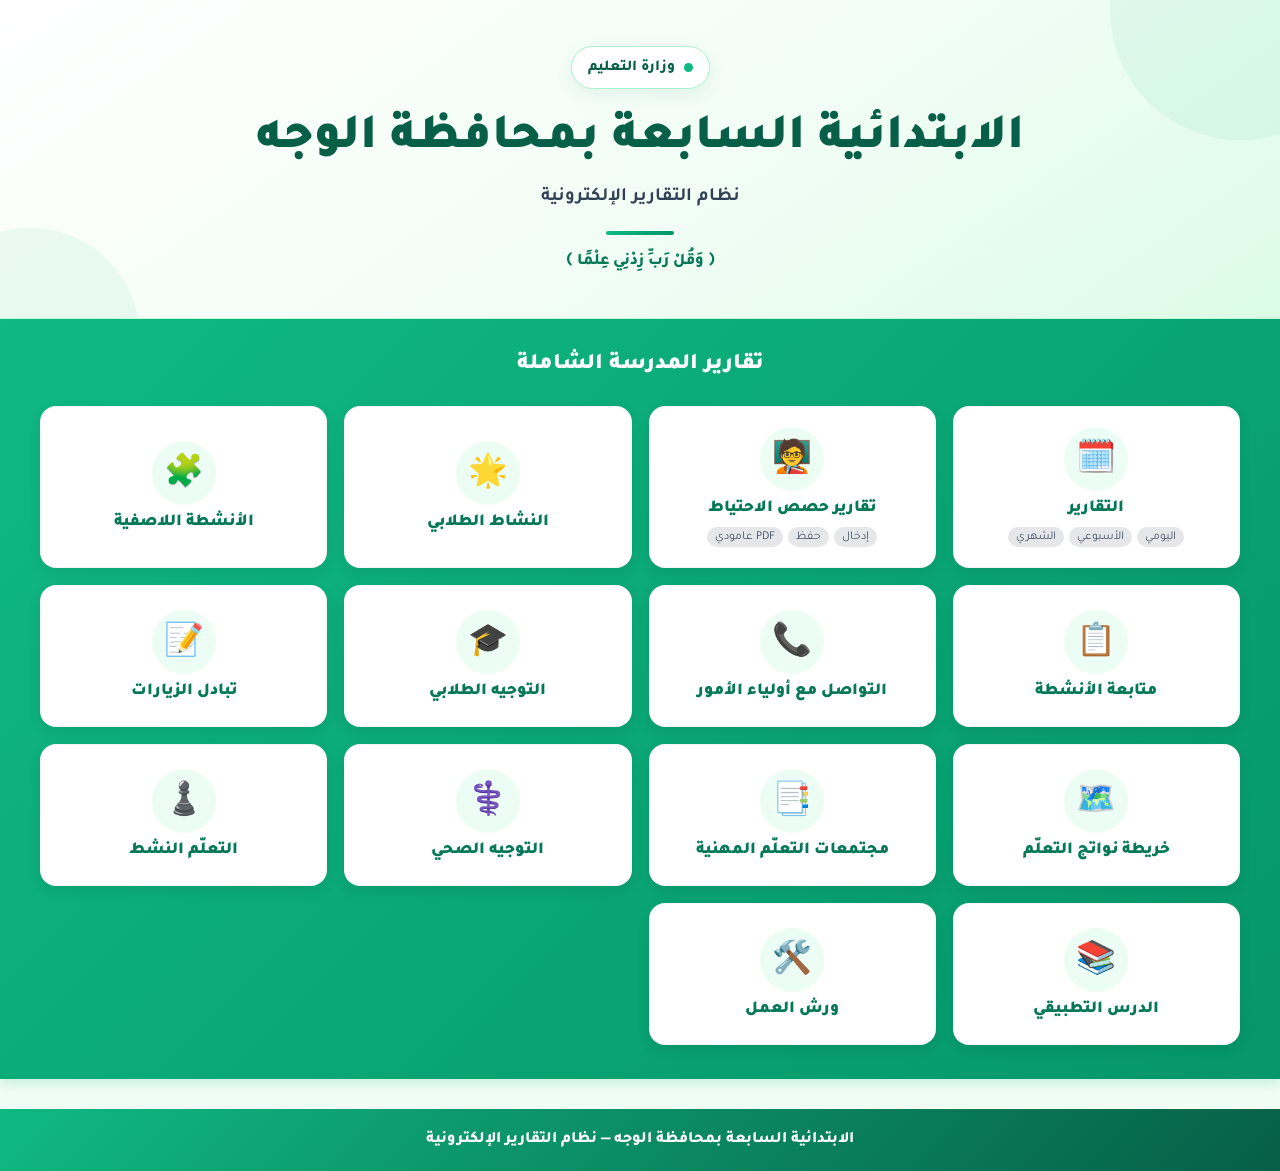
<file: index.html>
<!DOCTYPE html>
<html lang="ar" dir="rtl">
<head>
<meta charset="UTF-8">
<meta name="viewport" content="width=device-width, initial-scale=1.0, viewport-fit=cover">
<title>نظام التقارير الإلكترونية | الابتدائية السابعة بمحافظة الوجه</title>
<link rel="preconnect" href="https://fonts.googleapis.com">
<link rel="preconnect" href="https://fonts.gstatic.com" crossorigin>
<link href="https://fonts.googleapis.com/css2?family=Tajawal:wght@400;500;700;800;900&display=swap" rel="stylesheet">
<style>
:root{--primary:#10b981;--secondary:#059669;--dark:#047857;--deep:#065f46;--light:#d1fae5;--text:#0f172a;--gray:#64748b;--shadow:0 4px 12px rgba(16,185,129,.1)}
*{box-sizing:border-box;margin:0;padding:0;-webkit-tap-highlight-color:transparent}
html,body{font-family:'Tajawal',system-ui,-apple-system,'Segoe UI',Tahoma,Arial,sans-serif;background:#f0fdf4;color:var(--text);min-height:100vh;overflow-x:hidden;line-height:1.65}
.hero{position:relative;overflow:hidden;background:linear-gradient(145deg,#fff 0%,#f0fdf4 60%,#dcfce7 100%);border-bottom:1px solid #bbf7d0;padding:46px 18px 42px;text-align:center}
.hero::before,.hero::after{content:"";position:absolute;border-radius:50%;background:rgba(16,185,129,.07);pointer-events:none}.hero::before{width:260px;height:260px;right:-90px;top:-120px}.hero::after{width:220px;height:220px;left:-80px;bottom:-130px}
.hero-inner{position:relative;z-index:1;max-width:880px;margin:auto}.ministry-pill{display:inline-flex;align-items:center;gap:9px;background:#fff;border:1px solid #a7f3d0;color:var(--deep);border-radius:999px;padding:8px 16px;font-weight:800;font-size:.95rem;box-shadow:0 6px 18px rgba(4,120,87,.08)}.ministry-pill::before{content:"";width:9px;height:9px;border-radius:50%;background:var(--primary)}
.hero h1{margin-top:18px;color:var(--deep);font-size:clamp(2rem,4vw,3.1rem);font-weight:900;line-height:1.35}.hero .system{margin-top:8px;color:#334155;font-size:1.18rem;font-weight:700}.hero .divider{width:68px;height:4px;border-radius:999px;background:linear-gradient(90deg,var(--primary),var(--secondary));margin:18px auto 14px}.hero .verse{color:var(--dark);font-weight:800;font-size:1.02rem}
nav{background:linear-gradient(135deg,var(--primary),var(--secondary));padding:28px 14px 34px;box-shadow:0 4px 12px rgba(16,185,129,.2)}.wrap{max-width:1200px;margin:auto}.nav-title{text-align:center;color:#fff;font-size:1.4rem;font-weight:900;margin-bottom:22px}.cards{display:grid;grid-template-columns:repeat(auto-fill,minmax(240px,1fr));gap:17px}.card{appearance:none;border:1px solid rgba(0,0,0,.04);width:100%;background:#fff;border-radius:16px;padding:20px 14px;min-height:142px;box-shadow:0 5px 14px rgba(0,0,0,.08);cursor:pointer;font-family:'Tajawal';transition:transform .2s,box-shadow .2s;display:flex;flex-direction:column;align-items:center;justify-content:center;gap:8px;text-align:center}.card:hover{transform:translateY(-4px);box-shadow:0 13px 24px rgba(0,0,0,.13)}.card:active{transform:scale(.99)}.card:focus-visible{outline:3px solid #fde68a;outline-offset:3px}.card .icon{width:64px;height:64px;border-radius:50%;display:grid;place-items:center;font-size:2rem;background:#ecfdf5}.card .title{font-size:1.06rem;color:var(--dark);font-weight:900}.sub{display:flex;gap:5px;flex-wrap:wrap;justify-content:center}.sub span{font-size:.75rem;background:#e5e7eb;color:#475569;border-radius:999px;padding:3px 8px}
#iframe-container{width:100%;height:80vh;display:none;margin-top:20px;padding:0 1rem}#content-frame{width:100%;height:100%;border-radius:12px;box-shadow:var(--shadow);border:none;background:#fff}
#back-btn{position:fixed;top:18px;right:18px;z-index:1200;background:var(--primary);color:#fff;border:none;padding:10px 14px;border-radius:12px;cursor:pointer;font-family:'Tajawal',sans-serif;box-shadow:0 2px 10px rgba(0,0,0,.18);display:none;font-weight:900}
.footer{text-align:center;background:linear-gradient(135deg,var(--primary),var(--deep));color:#fff;padding:18px;font-weight:800;margin-top:30px}
@media(max-width:520px){.hero{padding:34px 14px 30px}.hero h1{font-size:1.8rem}.hero .system{font-size:1.05rem}.cards{grid-template-columns:1fr}#iframe-container{height:82vh;padding:0 .6rem}#back-btn{top:12px;right:12px;padding:9px 12px}}
</style>
</head>
<body>
<header class="hero"><div class="hero-inner"><div class="ministry-pill">وزارة التعليم</div><h1>الابتدائية السابعة بمحافظة الوجه</h1><div class="system">نظام التقارير الإلكترونية</div><div class="divider"></div><div class="verse">﴿ وَقُلْ رَبِّ زِدْنِي عِلْمًا ﴾</div></div></header>
<nav><div class="wrap"><div class="nav-title">تقارير المدرسة الشاملة</div><div class="cards">
<button class="card" type="button" data-url="https://defullah2010-svg.github.io/R1397/" data-title="التقارير"><div class="icon">🗓️</div><div class="title">التقارير</div><div class="sub"><span>اليومي</span><span>الأسبوعي</span><span>الشهري</span></div></button>
<button class="card" type="button" data-url="reserve-classes.html?v=20260914-0208" data-title="تقارير حصص الاحتياط"><div class="icon">🧑‍🏫</div><div class="title">تقارير حصص الاحتياط</div><div class="sub"><span>إدخال</span><span>حفظ</span><span>PDF عامودي</span></div></button>
<button class="card" type="button" data-url="https://defullah2010-svg.github.io/A1397/" data-title="النشاط الطلابي"><div class="icon">🌟</div><div class="title">النشاط الطلابي</div></button>
<button class="card" type="button" data-url="https://defullah2010-svg.github.io/AC1397/" data-title="الأنشطة اللاصفية"><div class="icon">🧩</div><div class="title">الأنشطة اللاصفية</div></button>
<button class="card" type="button" data-url="https://defullah2010-svg.github.io/Trace1397/" data-title="متابعة الأنشطة"><div class="icon">📋</div><div class="title">متابعة الأنشطة</div></button>
<button class="card" type="button" data-url="https://defullah2010-svg.github.io/L1397/" data-title="التواصل مع أولياء الأمور"><div class="icon">📞</div><div class="title">التواصل مع أولياء الأمور</div></button>
<button class="card" type="button" data-url="https://defullah2010-svg.github.io/T1397/" data-title="التوجيه الطلابي"><div class="icon">🎓</div><div class="title">التوجيه الطلابي</div></button>
<button class="card" type="button" data-url="https://defullah2010-svg.github.io/V1397/" data-title="تبادل الزيارات"><div class="icon">📝</div><div class="title">تبادل الزيارات</div></button>
<button class="card" type="button" data-url="https://defullah2010-svg.github.io/P1397/" data-title="خريطة نواتج التعلّم"><div class="icon">🗺️</div><div class="title">خريطة نواتج التعلّم</div></button>
<button class="card" type="button" data-url="https://defullah2010-svg.github.io/PLC1397/" data-title="مجتمعات التعلّم المهنية"><div class="icon">📑</div><div class="title">مجتمعات التعلّم المهنية</div></button>
<button class="card" type="button" data-url="https://defullah2010-svg.github.io/D1397/" data-title="التوجيه الصحي"><div class="icon">⚕️</div><div class="title">التوجيه الصحي</div></button>
<button class="card" type="button" data-url="https://defullah2010-svg.github.io/S1397/" data-title="التعلّم النشط"><div class="icon">♟️</div><div class="title">التعلّم النشط</div></button>
<button class="card" type="button" data-url="https://defullah2010-svg.github.io/LessonA1397/" data-title="الدرس التطبيقي"><div class="icon">📚</div><div class="title">الدرس التطبيقي</div></button>
<button class="card" type="button" data-url="https://defullah2010-svg.github.io/Warshah1397/" data-title="ورش العمل"><div class="icon">🛠️</div><div class="title">ورش العمل</div></button>
</div></div></nav>
<div id="iframe-container"><iframe id="content-frame" src="about:blank" title="نموذج التقرير"></iframe></div>
<footer class="footer">الابتدائية السابعة بمحافظة الوجه — نظام التقارير الإلكترونية</footer><button id="back-btn" type="button">← العودة للرئيسية</button>
<script>
function loadInIframe(url,title){const iframeContainer=document.getElementById('iframe-container');const iframe=document.getElementById('content-frame');const backBtn=document.getElementById('back-btn');document.title=(title||'تقرير')+' - نظام التقارير الإلكترونية';iframe.src=url;iframeContainer.style.display='block';iframeContainer.scrollIntoView({behavior:'smooth',block:'start'});backBtn.style.display='block';backBtn.onclick=function(){iframeContainer.style.display='none';iframe.src='about:blank';document.title='نظام التقارير الإلكترونية | الابتدائية السابعة بمحافظة الوجه';backBtn.style.display='none';window.scrollTo({top:0,behavior:'smooth'})}}
document.querySelectorAll('.card').forEach(btn=>{btn.addEventListener('click',()=>loadInIframe(btn.dataset.url,btn.dataset.title||'تقرير'),{passive:true})});
</script>
</body>
</html>
</file>
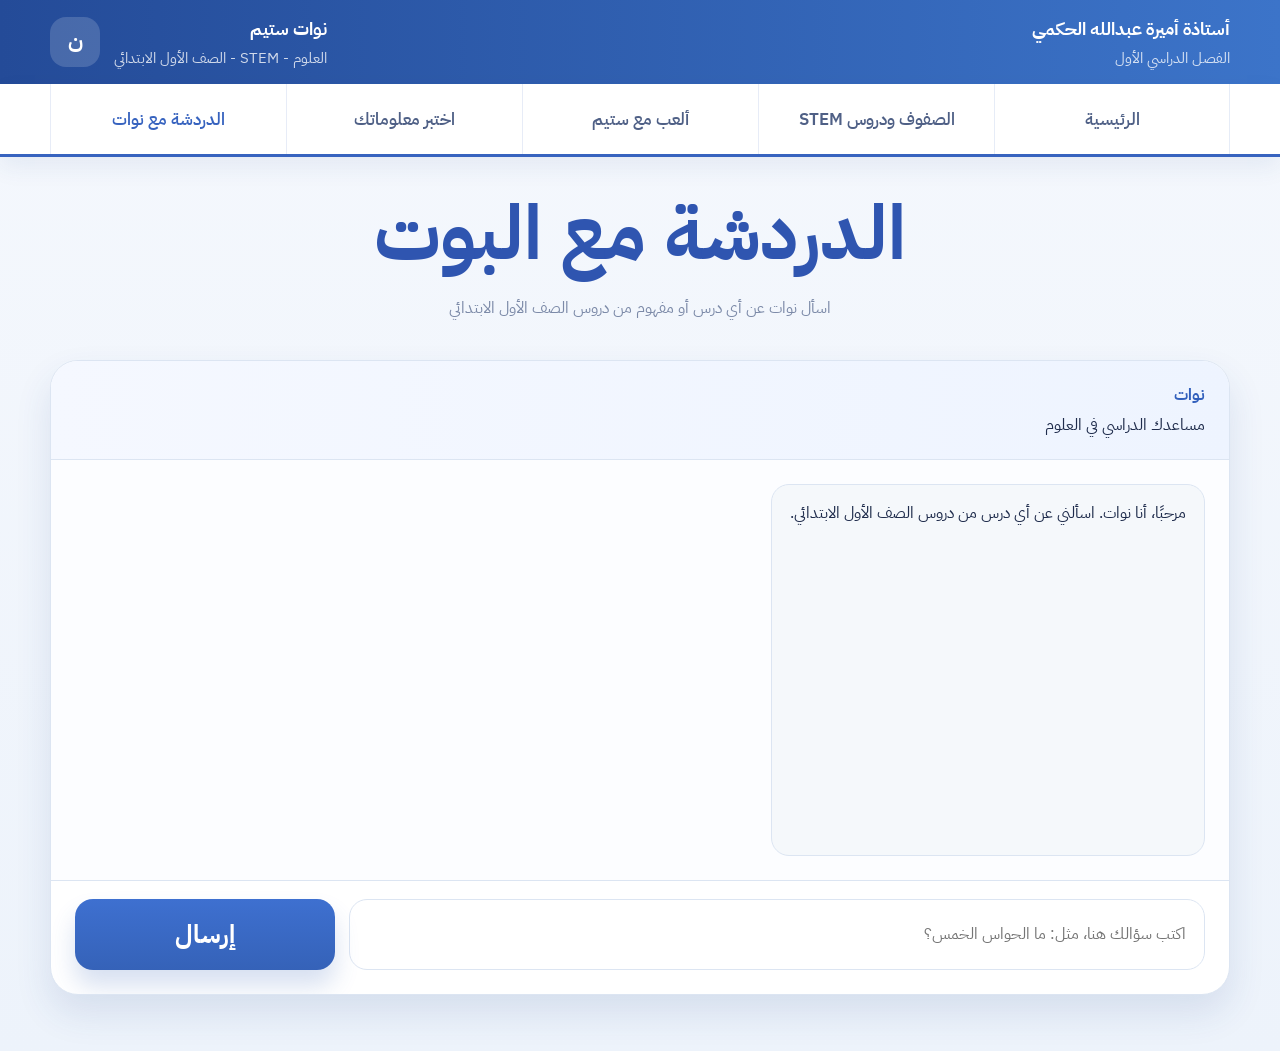
<file: bot.html>
<!doctype html>
<html lang="ar" dir="rtl">
  <head>
    <meta charset="UTF-8" />
    <meta name="viewport" content="width=device-width, initial-scale=1.0" />
    <title>الدردشة مع نوات | نوات ستيم</title>
    <link rel="preconnect" href="https://fonts.googleapis.com" />
    <link rel="preconnect" href="https://fonts.gstatic.com" crossorigin />
    <link
      href="https://fonts.googleapis.com/css2?family=IBM+Plex+Sans+Arabic:wght@400;500;600;700&display=swap"
      rel="stylesheet"
    />
    <link rel="stylesheet" href="style.css" />
  </head>
  <body data-page="bot">
    <header class="topbar">
      <div class="topbar-shell">
        <div class="teacher-block">
          <strong>أستاذة أميرة عبدالله الحكمي</strong>
          <span>الفصل الدراسي الأول</span>
        </div>
        <a class="brand-lockup" href="index.html">
          <div class="brand-text">
            <strong>نوات ستيم</strong>
            <span>العلوم - STEM - الصف الأول الابتدائي</span>
          </div>
          <div class="brand-mark">ن</div>
        </a>
      </div>
    </header>

    <nav class="secondary-nav">
      <div class="secondary-nav-shell">
        <a href="index.html">الرئيسية</a>
        <a href="grade1.html">الصفوف ودروس STEM</a>
        <a href="games.html">ألعب مع ستيم</a>
        <a href="quizzes.html">اختبر معلوماتك</a>
        <a href="bot.html" class="is-active">الدردشة مع نوات</a>
      </div>
    </nav>

    <main class="page-frame">
      <section class="section-title centered spacious">
        <h1>الدردشة مع البوت</h1>
        <p>اسأل نوات عن أي درس أو مفهوم من دروس الصف الأول الابتدائي</p>
      </section>

      <section class="chat-shell">
        <div class="chat-header">
          <div>
            <strong>نوات</strong>
            <span>مساعدك الدراسي في العلوم</span>
          </div>
        </div>
        <div id="chatMessages" class="chat-messages"></div>
        <form id="chatForm" class="chat-form">
          <input
            id="chatInput"
            type="text"
            placeholder="اكتب سؤالك هنا، مثل: ما الحواس الخمس؟"
            autocomplete="off"
          />
          <button class="primary-button" type="submit">إرسال</button>
        </form>
      </section>
    </main>

    <script src="data.js"></script>
    <script src="script.js"></script>
  </body>
</html>
</file>
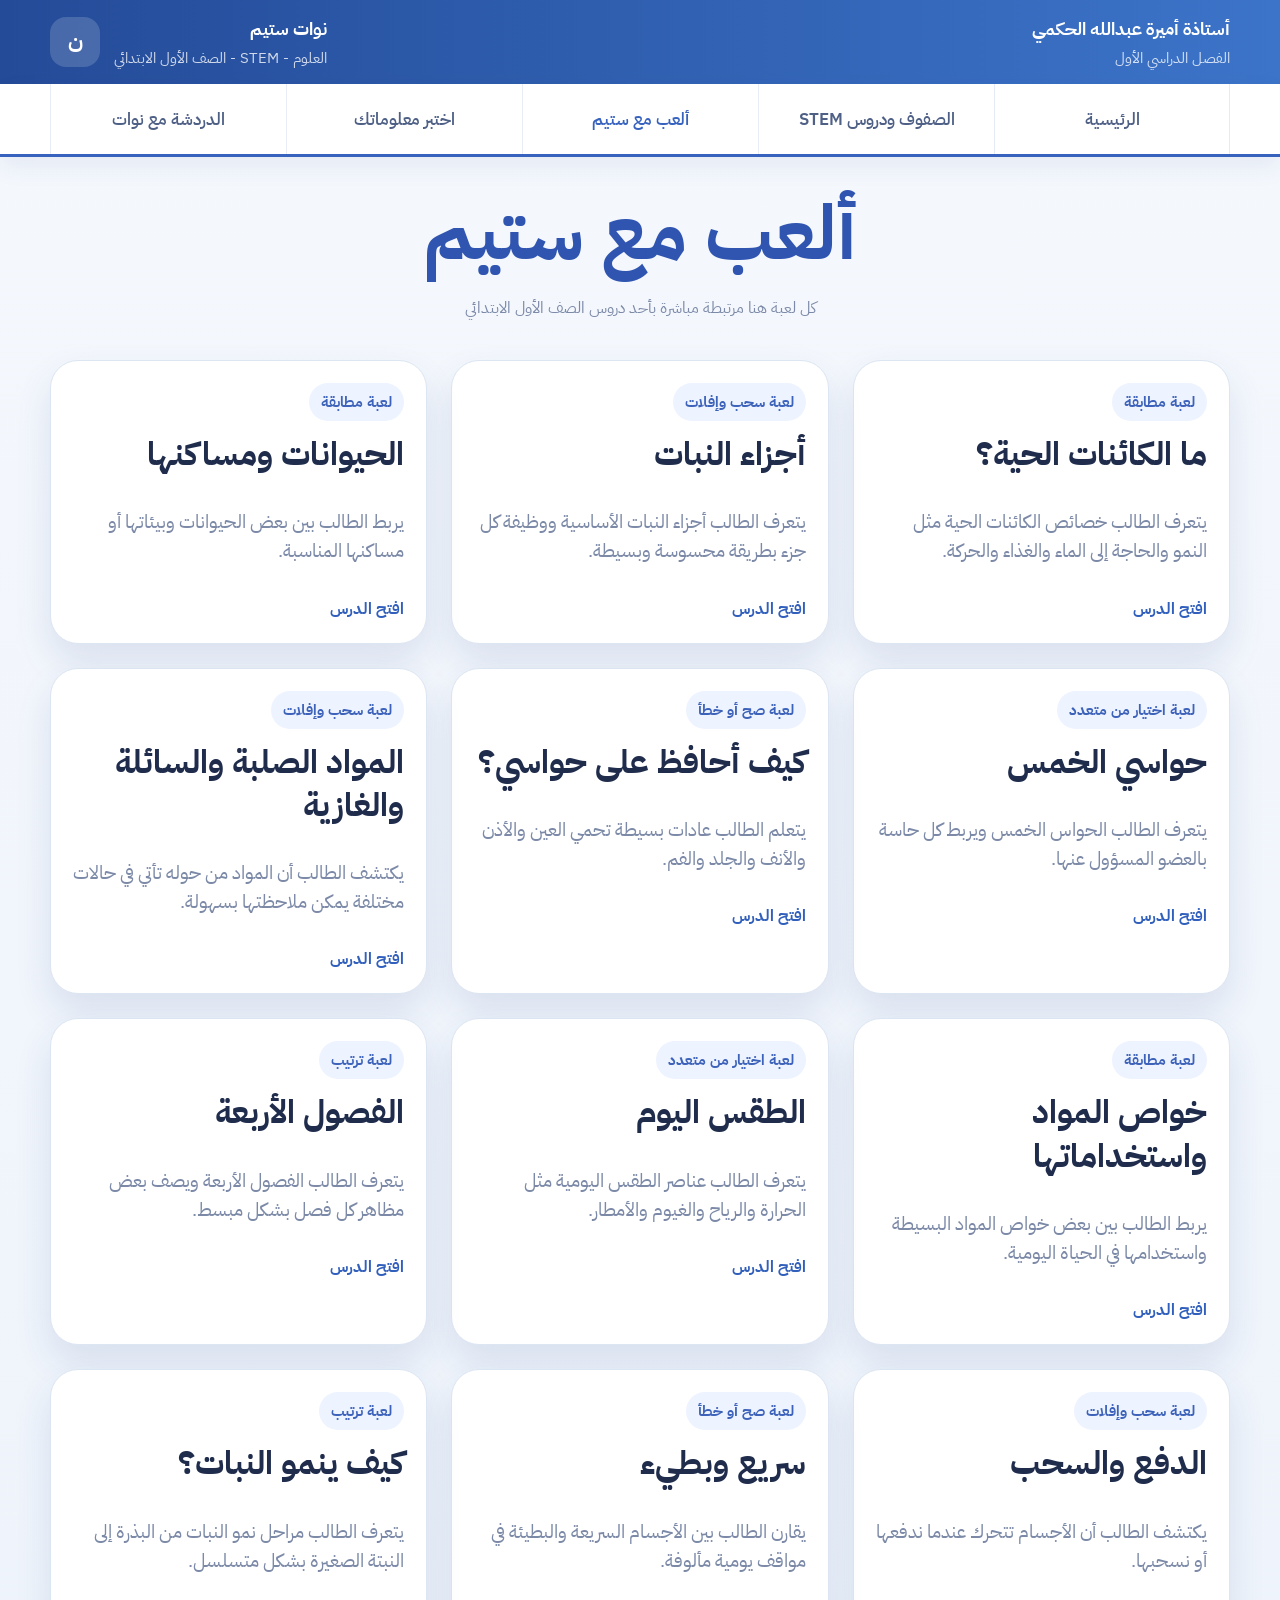
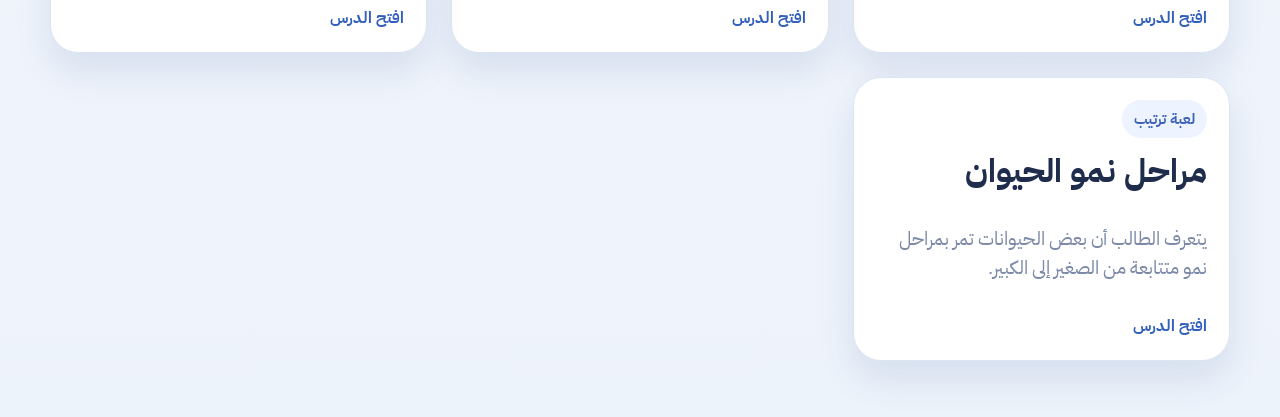
<file: games.html>
<!doctype html>
<html lang="ar" dir="rtl">
  <head>
    <meta charset="UTF-8" />
    <meta name="viewport" content="width=device-width, initial-scale=1.0" />
    <title>ألعب مع ستيم | نوات ستيم</title>
    <link rel="preconnect" href="https://fonts.googleapis.com" />
    <link rel="preconnect" href="https://fonts.gstatic.com" crossorigin />
    <link
      href="https://fonts.googleapis.com/css2?family=IBM+Plex+Sans+Arabic:wght@400;500;600;700&display=swap"
      rel="stylesheet"
    />
    <link rel="stylesheet" href="style.css" />
  </head>
  <body data-page="games">
    <header class="topbar">
      <div class="topbar-shell">
        <div class="teacher-block">
          <strong>أستاذة أميرة عبدالله الحكمي</strong>
          <span>الفصل الدراسي الأول</span>
        </div>
        <a class="brand-lockup" href="index.html">
          <div class="brand-text">
            <strong>نوات ستيم</strong>
            <span>العلوم - STEM - الصف الأول الابتدائي</span>
          </div>
          <div class="brand-mark">ن</div>
        </a>
      </div>
    </header>

    <nav class="secondary-nav">
      <div class="secondary-nav-shell">
        <a href="index.html">الرئيسية</a>
        <a href="grade1.html">الصفوف ودروس STEM</a>
        <a href="games.html" class="is-active">ألعب مع ستيم</a>
        <a href="quizzes.html">اختبر معلوماتك</a>
        <a href="bot.html">الدردشة مع نوات</a>
      </div>
    </nav>

    <main class="page-frame">
      <section class="section-title centered spacious">
        <h1>ألعب مع ستيم</h1>
        <p>كل لعبة هنا مرتبطة مباشرة بأحد دروس الصف الأول الابتدائي</p>
      </section>
      <section class="lesson-grid" id="gamesGrid"></section>
    </main>

    <script src="data.js"></script>
    <script src="script.js"></script>
  </body>
</html>
</file>
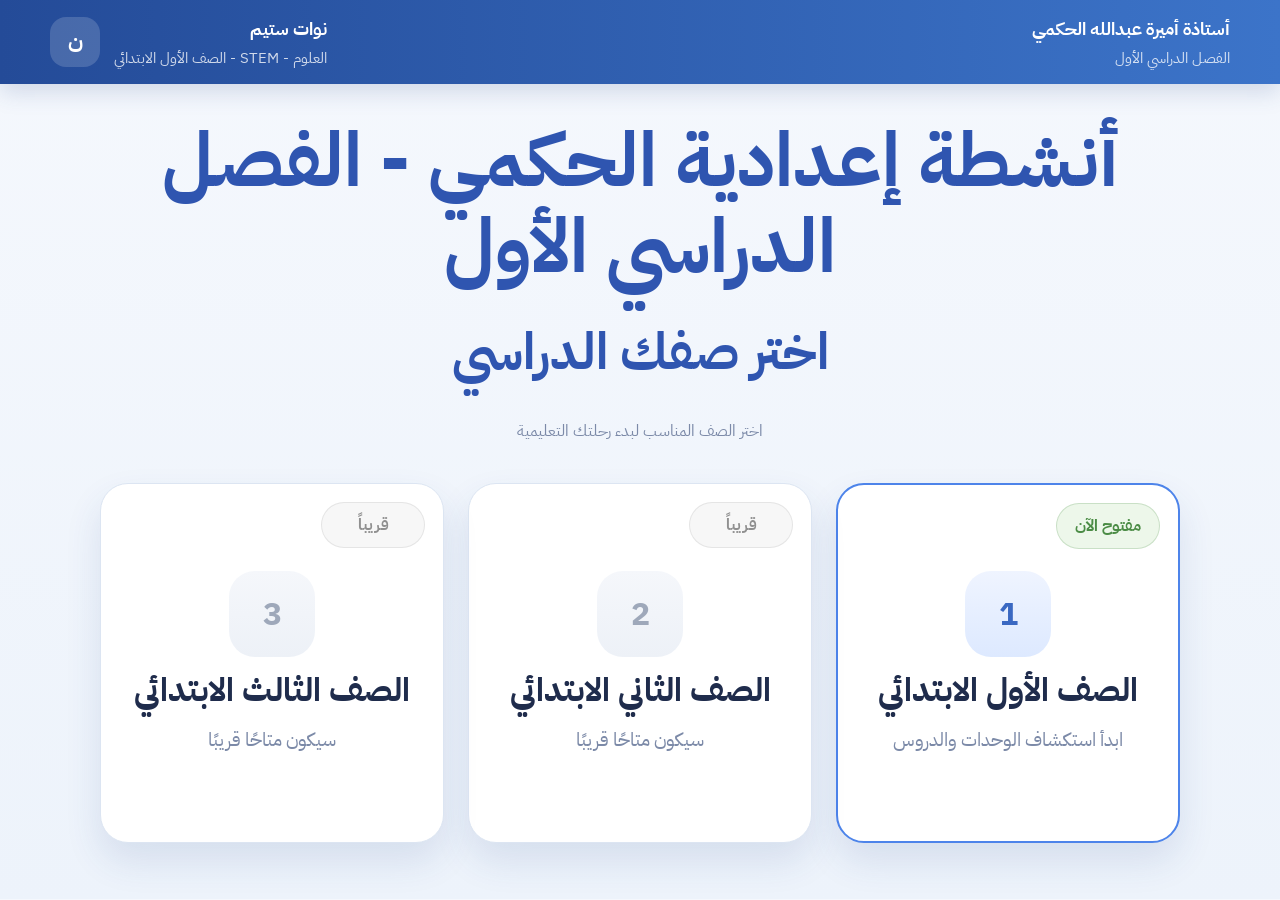
<file: grade-selection.html>
<!doctype html>
<html lang="ar" dir="rtl">
  <head>
    <meta charset="UTF-8" />
    <meta name="viewport" content="width=device-width, initial-scale=1.0" />
    <title>اختيار الصف | نوات ستيم</title>
    <link rel="preconnect" href="https://fonts.googleapis.com" />
    <link rel="preconnect" href="https://fonts.gstatic.com" crossorigin />
    <link
      href="https://fonts.googleapis.com/css2?family=IBM+Plex+Sans+Arabic:wght@400;500;600;700&display=swap"
      rel="stylesheet"
    />
    <link rel="stylesheet" href="style.css" />
  </head>
  <body data-page="grade-selection">
    <header class="topbar">
      <div class="topbar-shell">
        <div class="teacher-block">
          <strong>أستاذة أميرة عبدالله الحكمي</strong>
          <span>الفصل الدراسي الأول</span>
        </div>
        <a class="brand-lockup" href="index.html">
          <div class="brand-text">
            <strong>نوات ستيم</strong>
            <span>العلوم - STEM - الصف الأول الابتدائي</span>
          </div>
          <div class="brand-mark">ن</div>
        </a>
      </div>
    </header>

    <main class="page-frame">
      <section class="section-title centered spacious">
        <h1>أنشطة إعدادية الحكمي - الفصل الدراسي الأول</h1>
        <h2>اختر صفك الدراسي</h2>
        <p>اختر الصف المناسب لبدء رحلتك التعليمية</p>
      </section>

      <section class="grade-card-grid">
        <a class="grade-card is-open outlined" href="grade1.html">
          <span class="status-pill open">مفتوح الآن</span>
          <div class="card-symbol">1</div>
          <strong>الصف الأول الابتدائي</strong>
          <span>ابدأ استكشاف الوحدات والدروس</span>
        </a>

        <article class="grade-card is-locked">
          <span class="status-pill soon">قريباً</span>
          <div class="card-symbol muted">2</div>
          <strong>الصف الثاني الابتدائي</strong>
          <span>سيكون متاحًا قريبًا</span>
        </article>

        <article class="grade-card is-locked">
          <span class="status-pill soon">قريباً</span>
          <div class="card-symbol muted">3</div>
          <strong>الصف الثالث الابتدائي</strong>
          <span>سيكون متاحًا قريبًا</span>
        </article>
      </section>
    </main>

    <script src="data.js"></script>
    <script src="script.js"></script>
  </body>
</html>
</file>
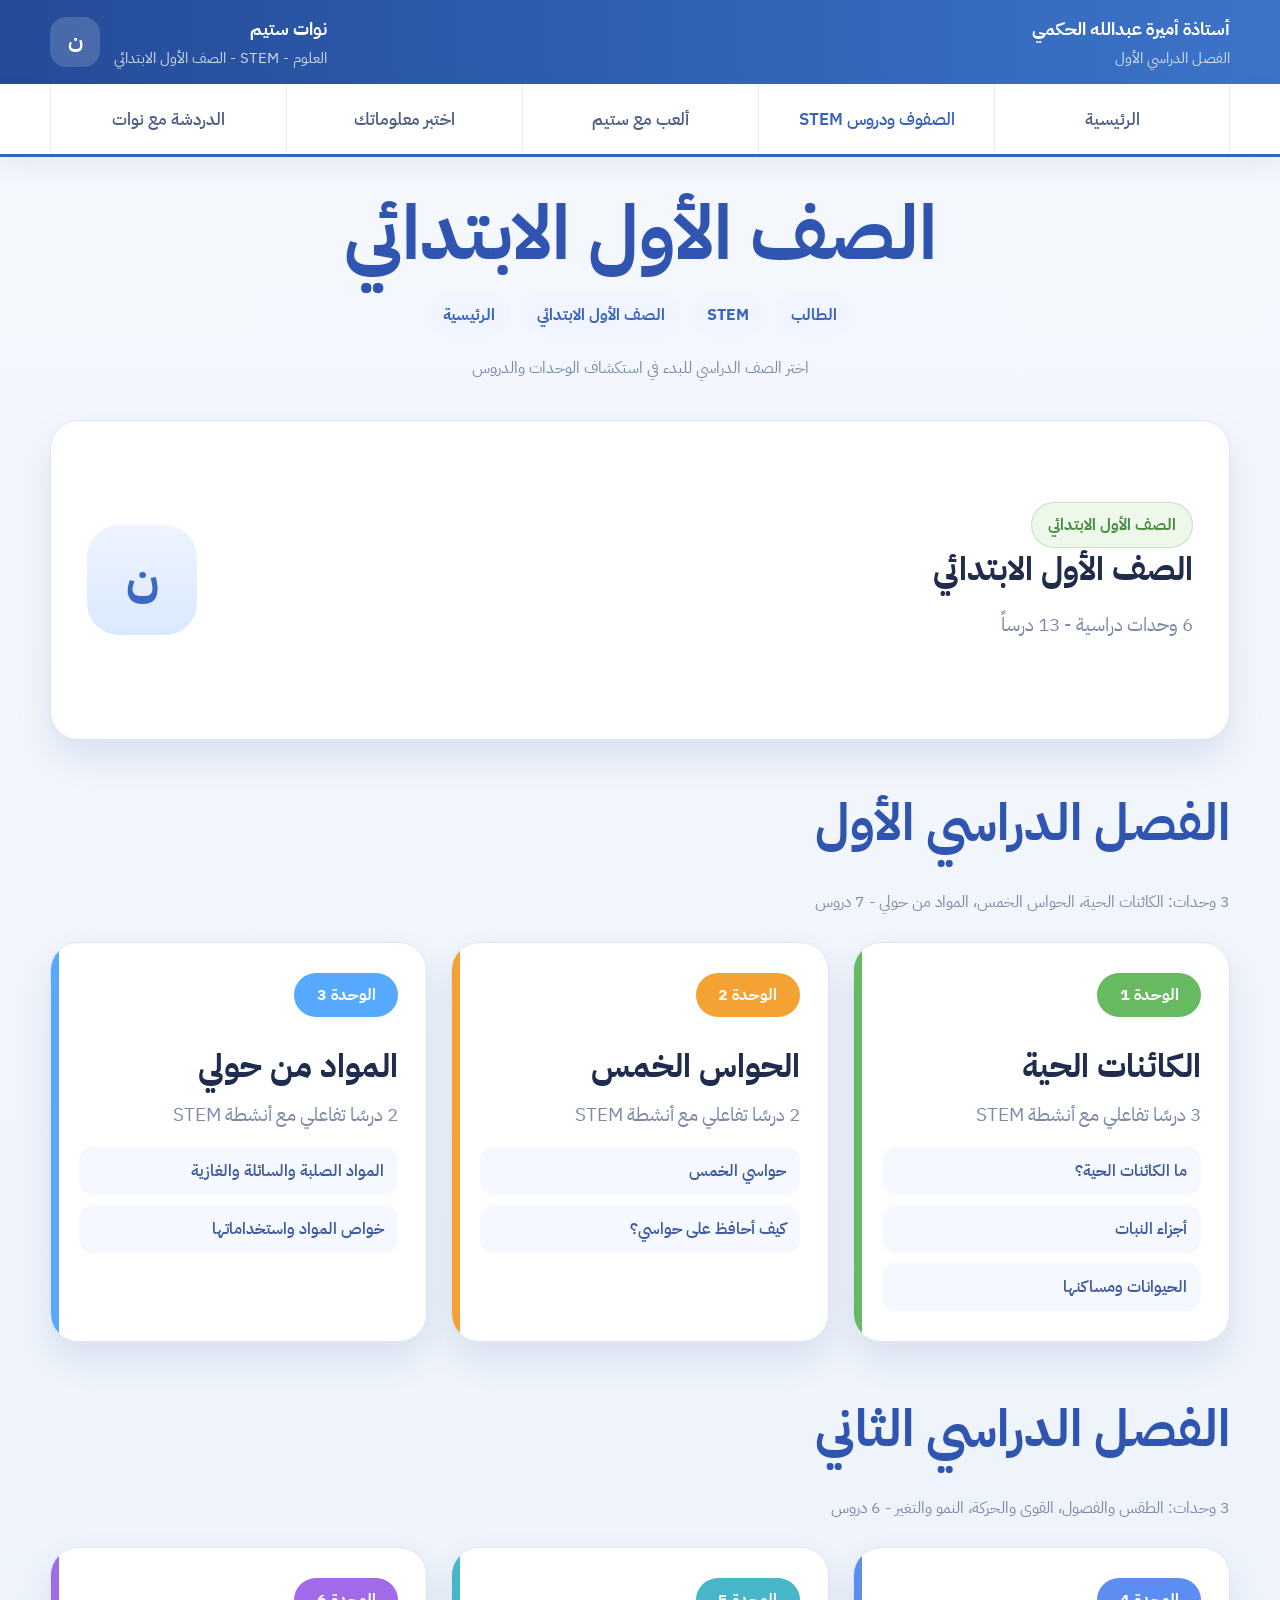
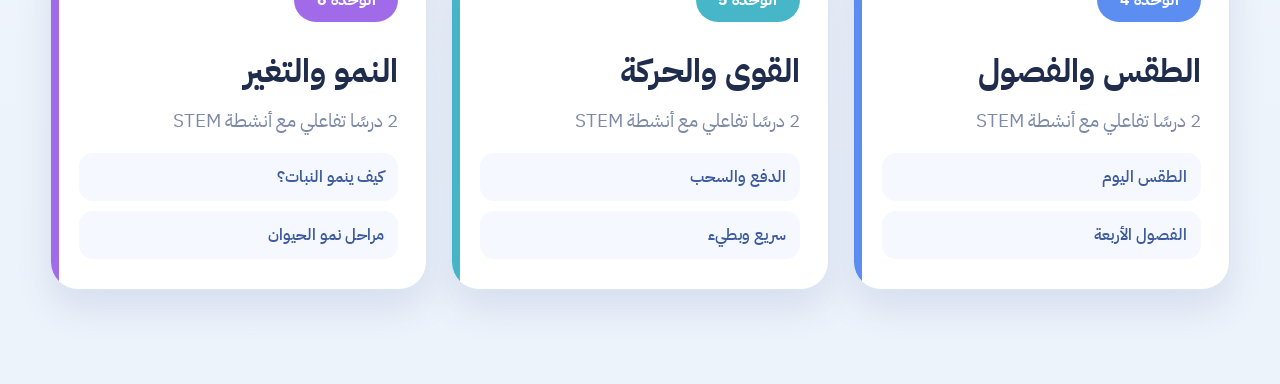
<file: grade1.html>
<!doctype html>
<html lang="ar" dir="rtl">
  <head>
    <meta charset="UTF-8" />
    <meta name="viewport" content="width=device-width, initial-scale=1.0" />
    <title>الصف الأول الابتدائي | نوات ستيم</title>
    <link rel="preconnect" href="https://fonts.googleapis.com" />
    <link rel="preconnect" href="https://fonts.gstatic.com" crossorigin />
    <link
      href="https://fonts.googleapis.com/css2?family=IBM+Plex+Sans+Arabic:wght@400;500;600;700&display=swap"
      rel="stylesheet"
    />
    <link rel="stylesheet" href="style.css" />
  </head>
  <body data-page="grade1">
    <header class="topbar">
      <div class="topbar-shell">
        <div class="teacher-block">
          <strong>أستاذة أميرة عبدالله الحكمي</strong>
          <span>الفصل الدراسي الأول</span>
        </div>
        <a class="brand-lockup" href="index.html">
          <div class="brand-text">
            <strong>نوات ستيم</strong>
            <span>العلوم - STEM - الصف الأول الابتدائي</span>
          </div>
          <div class="brand-mark">ن</div>
        </a>
      </div>
    </header>

    <nav class="secondary-nav">
      <div class="secondary-nav-shell">
        <a href="index.html">الرئيسية</a>
        <a href="grade1.html" class="is-active">الصفوف ودروس STEM</a>
        <a href="games.html">ألعب مع ستيم</a>
        <a href="quizzes.html">اختبر معلوماتك</a>
        <a href="bot.html">الدردشة مع نوات</a>
      </div>
    </nav>

    <main class="page-frame">
      <section class="section-title centered spacious">
        <h1>الصف الأول الابتدائي</h1>
        <div class="quick-links">
          <span>الطالب</span>
          <span>STEM</span>
          <span>الصف الأول الابتدائي</span>
          <span>الرئيسية</span>
        </div>
        <p>اختر الصف الدراسي للبدء في استكشاف الوحدات والدروس</p>
      </section>

      <section class="grade-summary-card">
        <div>
          <span class="level-badge">الصف الأول الابتدائي</span>
          <h2>الصف الأول الابتدائي</h2>
          <p>6 وحدات دراسية - 13 درساً</p>
        </div>
        <div class="summary-mark">ن</div>
      </section>

      <section class="term-block">
        <div class="section-title">
          <h2>الفصل الدراسي الأول</h2>
          <p>3 وحدات: الكائنات الحية، الحواس الخمس، المواد من حولي - 7 دروس</p>
        </div>
        <div class="unit-grid" id="term1Units"></div>
      </section>

      <section class="term-block">
        <div class="section-title">
          <h2>الفصل الدراسي الثاني</h2>
          <p>3 وحدات: الطقس والفصول، القوى والحركة، النمو والتغير - 6 دروس</p>
        </div>
        <div class="unit-grid" id="term2Units"></div>
      </section>
    </main>

    <script src="data.js"></script>
    <script src="script.js"></script>
  </body>
</html>
</file>
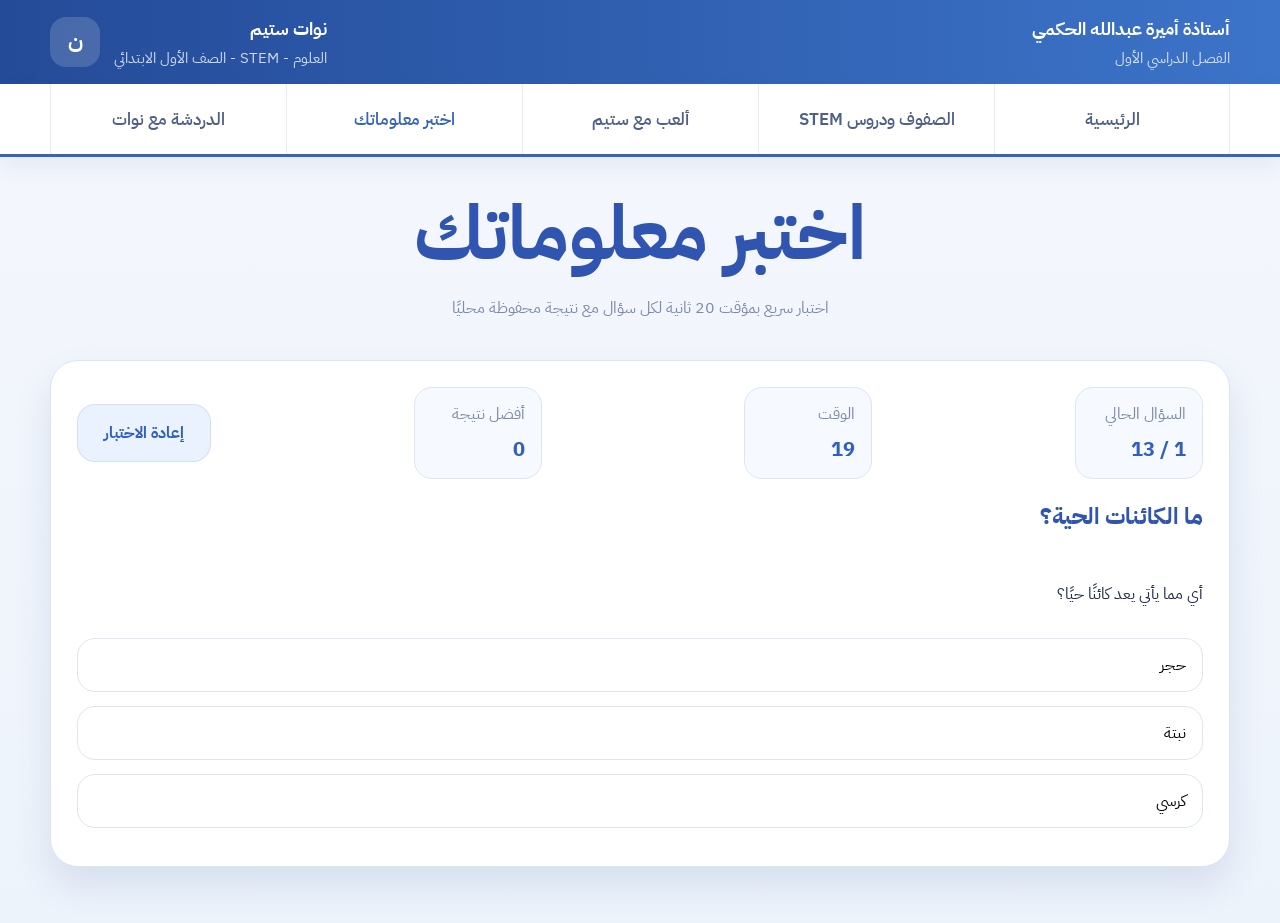
<file: quizzes.html>
<!doctype html>
<html lang="ar" dir="rtl">
  <head>
    <meta charset="UTF-8" />
    <meta name="viewport" content="width=device-width, initial-scale=1.0" />
    <title>اختبر معلوماتك | نوات ستيم</title>
    <link rel="preconnect" href="https://fonts.googleapis.com" />
    <link rel="preconnect" href="https://fonts.gstatic.com" crossorigin />
    <link
      href="https://fonts.googleapis.com/css2?family=IBM+Plex+Sans+Arabic:wght@400;500;600;700&display=swap"
      rel="stylesheet"
    />
    <link rel="stylesheet" href="style.css" />
  </head>
  <body data-page="quizzes">
    <header class="topbar">
      <div class="topbar-shell">
        <div class="teacher-block">
          <strong>أستاذة أميرة عبدالله الحكمي</strong>
          <span>الفصل الدراسي الأول</span>
        </div>
        <a class="brand-lockup" href="index.html">
          <div class="brand-text">
            <strong>نوات ستيم</strong>
            <span>العلوم - STEM - الصف الأول الابتدائي</span>
          </div>
          <div class="brand-mark">ن</div>
        </a>
      </div>
    </header>

    <nav class="secondary-nav">
      <div class="secondary-nav-shell">
        <a href="index.html">الرئيسية</a>
        <a href="grade1.html">الصفوف ودروس STEM</a>
        <a href="games.html">ألعب مع ستيم</a>
        <a href="quizzes.html" class="is-active">اختبر معلوماتك</a>
        <a href="bot.html">الدردشة مع نوات</a>
      </div>
    </nav>

    <main class="page-frame">
      <section class="section-title centered spacious">
        <h1>اختبر معلوماتك</h1>
        <p>اختبار سريع بمؤقت 20 ثانية لكل سؤال مع نتيجة محفوظة محليًا</p>
      </section>

      <section class="quiz-hub-card">
        <div class="quiz-stats">
          <div class="stat-box">
            <span>السؤال الحالي</span>
            <strong id="globalQuizProgress">1 / 1</strong>
          </div>
          <div class="stat-box">
            <span>الوقت</span>
            <strong id="globalQuizTimer">20</strong>
          </div>
          <div class="stat-box">
            <span>أفضل نتيجة</span>
            <strong id="globalQuizBest">0</strong>
          </div>
          <button class="secondary-button" id="restartGlobalQuiz" type="button">إعادة الاختبار</button>
        </div>
        <div id="globalQuizCard" class="global-quiz-card"></div>
        <p id="globalQuizFeedback" class="feedback-line"></p>
      </section>
    </main>

    <script src="data.js"></script>
    <script src="script.js"></script>
  </body>
</html>
</file>
<file: style.css>
:root {
  --blue-500: #0ea5e9;
  --blue-600: #0284c7;
  --blue-700: #0369a1;
  --brand-700: #2f5ab2;
  --brand-800: #244b98;
  --brand-100: #eaf2ff;
  --page: #f3f7fc;
  --paper: #ffffff;
  --text: #1f2c4c;
  --muted: #7c8aa8;
  --line: #dce5f2;
  --success: #68b75d;
  --warning: #efb448;
  --shadow: 0 18px 36px rgba(44, 76, 141, 0.12);
  --radius-xl: 28px;
  --radius-lg: 22px;
  --radius-md: 16px;
}

* {
  box-sizing: border-box;
}

html {
  scroll-behavior: smooth;
}

body {
  margin: 0;
  font-family: "IBM Plex Sans Arabic", sans-serif;
  background: linear-gradient(180deg, #f5f8fd 0%, #edf3fb 100%);
  color: var(--text);
}

a,
button,
input {
  font: inherit;
}

a {
  color: inherit;
  text-decoration: none;
}

.topbar {
  background: linear-gradient(90deg, var(--brand-800), #3c74c9);
  color: #fff;
  box-shadow: 0 8px 22px rgba(44, 76, 141, 0.18);
}

.topbar-shell,
.secondary-nav-shell,
.page-frame {
  width: min(1180px, calc(100% - 32px));
  margin: 0 auto;
}

.topbar-shell {
  min-height: 84px;
  display: flex;
  align-items: center;
  justify-content: space-between;
  gap: 18px;
}

.teacher-block,
.brand-text {
  display: flex;
  flex-direction: column;
  gap: 4px;
}

.teacher-block strong,
.brand-text strong {
  font-size: 1.1rem;
  font-weight: 700;
}

.teacher-block span,
.brand-text span {
  color: rgba(255, 255, 255, 0.78);
  font-size: 0.96rem;
}

.brand-lockup {
  display: flex;
  align-items: center;
  gap: 14px;
}

.brand-mark {
  width: 50px;
  height: 50px;
  display: grid;
  place-items: center;
  border-radius: 16px;
  background: rgba(255, 255, 255, 0.16);
  font-size: 1.35rem;
  font-weight: 700;
}

.secondary-nav {
  background: #fff;
  border-bottom: 3px solid #3763bf;
  box-shadow: 0 10px 22px rgba(44, 76, 141, 0.08);
}

.secondary-nav-shell {
  display: grid;
  grid-template-columns: repeat(5, 1fr);
}

.secondary-nav-shell a {
  min-height: 70px;
  display: grid;
  place-items: center;
  color: #4f6086;
  font-size: 1.05rem;
  font-weight: 600;
  border-left: 1px solid rgba(55, 99, 191, 0.12);
}

.secondary-nav-shell a:first-child {
  border-right: 1px solid rgba(55, 99, 191, 0.12);
}

.secondary-nav-shell a.is-active {
  color: #3763bf;
}

.page-frame {
  padding: 34px 0 56px;
}

.hero-section {
  min-height: 72vh;
  display: grid;
  place-items: center;
  padding: 44px 16px 30px;
  background:
    radial-gradient(circle at 20% 18%, rgba(255, 255, 255, 0.95), transparent 34%),
    radial-gradient(circle at 82% 56%, rgba(255, 255, 255, 0.84), transparent 34%),
    linear-gradient(180deg, #d8ebfb 0%, #edf6fe 100%);
}

.hero-panel {
  width: min(880px, 100%);
  text-align: center;
  padding: 46px 24px;
}

.hero-kicker,
.small-label {
  margin: 0 0 12px;
  color: #3d6ac3;
  font-size: 1rem;
  font-weight: 700;
}

.hero-panel h1,
.section-title h1 {
  margin: 0;
  font-size: clamp(2.8rem, 6vw, 4.7rem);
  color: #2f55b0;
  line-height: 1.15;
}

.hero-panel h2 {
  margin: 16px 0;
  font-size: clamp(1.8rem, 3.1vw, 2.65rem);
  color: #315fbc;
}

.hero-description,
.section-title p,
.section-title h2,
.lesson-summary,
.section-note,
.feedback-line {
  color: var(--muted);
  line-height: 1.9;
}

.hero-description {
  max-width: 780px;
  margin: 0 auto;
  font-size: 1.5rem;
}

.primary-button,
.secondary-button {
  border: 0;
  border-radius: 18px;
  padding: 16px 26px;
  cursor: pointer;
  transition: transform 0.18s ease, box-shadow 0.18s ease;
}

.primary-button {
  display: inline-flex;
  align-items: center;
  justify-content: center;
  min-width: 260px;
  background: linear-gradient(180deg, #3e70d0 0%, #3562b8 100%);
  color: #fff;
  box-shadow: 0 16px 24px rgba(53, 98, 184, 0.2);
  font-size: 1.6rem;
  font-weight: 700;
}

.secondary-button {
  background: var(--brand-100);
  color: #315fbc;
  border: 1px solid rgba(49, 95, 188, 0.12);
  font-weight: 700;
}

.primary-button:hover,
.secondary-button:hover,
.grade-card:hover,
.unit-card:hover,
.lesson-link-card:hover,
.drag-card:hover,
.choice-button:hover,
.match-choice:hover {
  transform: translateY(-2px);
}

.hero-button {
  margin-top: 28px;
}

.landing-preview {
  padding: 36px 16px 72px;
  background: #fff;
}

.section-title {
  margin-bottom: 24px;
}

.section-title.centered {
  text-align: center;
}

.section-title.centered h2,
.section-title.centered h1 {
  margin-bottom: 12px;
}

.section-title h2 {
  margin: 0;
  font-size: clamp(2rem, 4vw, 3.3rem);
  color: #2f55b0;
}

.section-title.spacious {
  margin-bottom: 36px;
}

.quick-links {
  display: flex;
  flex-wrap: wrap;
  justify-content: center;
  gap: 10px;
  margin: 16px 0 10px;
}

.quick-links span {
  padding: 10px 16px;
  border-radius: 999px;
  background: #f1f5ff;
  color: #3b64bb;
  font-weight: 700;
}

.grade-card-grid,
.unit-grid,
.lesson-grid {
  display: grid;
  gap: 24px;
}

.grade-card-grid {
  width: min(1080px, 100%);
  margin: 0 auto;
  grid-template-columns: repeat(3, minmax(0, 1fr));
}

.grade-card-grid.compact .grade-card {
  min-height: 260px;
}

.grade-card,
.unit-card,
.lesson-link-card,
.grade-summary-card,
.content-card,
.quiz-hub-card,
.chat-shell {
  background: var(--paper);
  border: 1px solid var(--line);
  border-radius: var(--radius-xl);
  box-shadow: var(--shadow);
}

.grade-card {
  position: relative;
  min-height: 360px;
  padding: 26px;
  display: flex;
  flex-direction: column;
  align-items: center;
  justify-content: center;
  gap: 12px;
  text-align: center;
}

.grade-card.outlined {
  border: 2px solid #4d84ea;
}

.card-symbol {
  width: 86px;
  height: 86px;
  display: grid;
  place-items: center;
  border-radius: 26px;
  background: linear-gradient(180deg, #eff4ff 0%, #dde9ff 100%);
  color: #3a68c2;
  font-size: 2rem;
  font-weight: 700;
}

.card-symbol.muted {
  color: #9ea8ba;
  background: linear-gradient(180deg, #f5f7fb 0%, #edf1f7 100%);
}

.grade-card strong,
.unit-card h3,
.lesson-link-card h3,
.grade-summary-card h2,
.lesson-hero h1 {
  margin: 0;
  font-size: clamp(1.7rem, 2.6vw, 2.4rem);
  color: var(--text);
  line-height: 1.3;
}

.grade-card span:last-child,
.unit-card p,
.lesson-link-card p,
.grade-summary-card p {
  color: var(--muted);
  font-size: 1.2rem;
}

.status-pill,
.level-badge,
.unit-badge {
  display: inline-flex;
  align-items: center;
  justify-content: center;
  min-width: 104px;
  padding: 10px 16px;
  border-radius: 999px;
  font-size: 1rem;
  font-weight: 700;
}

.status-pill {
  position: absolute;
  top: 18px;
  right: 18px;
}

.status-pill.open,
.level-badge {
  background: #edf7ea;
  color: #4b8c45;
  border: 1px solid rgba(75, 140, 69, 0.22);
}

.status-pill.soon {
  background: #f7f7f7;
  color: #909090;
  border: 1px solid rgba(144, 144, 144, 0.18);
}

.grade-summary-card {
  min-height: 320px;
  margin-bottom: 34px;
  padding: 32px 36px;
  display: flex;
  align-items: center;
  justify-content: space-between;
  gap: 24px;
}

.summary-mark {
  width: 110px;
  height: 110px;
  display: grid;
  place-items: center;
  border-radius: 32px;
  background: linear-gradient(180deg, #eef4ff 0%, #dae8ff 100%);
  color: #3b69c2;
  font-size: 3rem;
  font-weight: 700;
}

.term-block {
  margin-bottom: 38px;
}

.unit-grid {
  grid-template-columns: repeat(3, minmax(0, 1fr));
}

.unit-card {
  position: relative;
  min-height: 270px;
  padding: 30px 28px;
  overflow: hidden;
}

.unit-card::after {
  content: "";
  position: absolute;
  top: 0;
  bottom: 0;
  left: 0;
  width: 8px;
  background: var(--unit-color, #4d84ea);
}

.unit-badge {
  background: var(--unit-color, #4d84ea);
  color: #fff;
  margin-bottom: 28px;
}

.unit-card h3 {
  margin-bottom: 12px;
}

.unit-card p {
  margin: 0 0 18px;
}

.unit-lessons {
  display: grid;
  gap: 10px;
}

.unit-lessons a {
  padding: 12px 14px;
  border-radius: 14px;
  background: #f5f8ff;
  color: #3d5b9e;
  font-weight: 600;
}

.lesson-grid {
  grid-template-columns: repeat(3, minmax(0, 1fr));
}

.lesson-link-card {
  padding: 22px;
  display: flex;
  flex-direction: column;
  gap: 12px;
}

.lesson-chip {
  align-self: flex-start;
  padding: 8px 12px;
  border-radius: 999px;
  background: #edf3ff;
  color: #3d62ba;
  font-size: 0.95rem;
  font-weight: 700;
}

.lesson-link-card .mini-link {
  color: #315fbc;
  font-weight: 700;
}

.chat-shell {
  overflow: hidden;
}

.chat-header {
  padding: 22px 24px;
  background: linear-gradient(90deg, #f5f8ff 0%, #eef4ff 100%);
  border-bottom: 1px solid var(--line);
}

.chat-header strong {
  display: block;
  margin-bottom: 6px;
  color: #315fbc;
}

.chat-messages {
  min-height: 420px;
  max-height: 520px;
  overflow: auto;
  padding: 24px;
  display: grid;
  gap: 14px;
  background: #fcfdff;
}

.chat-message {
  max-width: min(78%, 620px);
  padding: 14px 18px;
  border-radius: 18px;
  line-height: 1.8;
}

.chat-message.user {
  margin-right: auto;
  background: #edf2ff;
  color: #274c96;
}

.chat-message.bot {
  margin-left: auto;
  background: #f5f8fb;
  border: 1px solid var(--line);
}

.chat-form {
  display: flex;
  gap: 14px;
  padding: 18px 24px 24px;
  border-top: 1px solid var(--line);
}

.chat-form input {
  flex: 1;
  min-height: 58px;
  border-radius: 18px;
  border: 1px solid var(--line);
  padding: 0 18px;
  background: #fff;
}

.lesson-page {
  padding-top: 28px;
}

.lesson-hero {
  margin-bottom: 26px;
  padding: 28px 32px;
  display: flex;
  align-items: center;
  justify-content: space-between;
  gap: 18px;
  border-radius: var(--radius-xl);
  background: linear-gradient(180deg, #f7faff 0%, #eef4ff 100%);
  border: 1px solid var(--line);
}

.lesson-hero h1 {
  font-size: clamp(2.2rem, 4vw, 3.3rem);
  color: #2f55b0;
}

.lesson-detail-grid {
  display: grid;
  grid-template-columns: repeat(2, minmax(0, 1fr));
  gap: 22px;
  margin-bottom: 22px;
}

.content-card {
  padding: 24px;
  margin-bottom: 22px;
}

.content-card h2,
.content-card h3,
.content-card h4 {
  margin-top: 0;
}

.list-clean {
  margin: 0;
  padding-right: 22px;
  line-height: 1.95;
}

.list-clean.numbered {
  list-style: arabic-indic;
}

.concept-tags {
  display: flex;
  flex-wrap: wrap;
  gap: 10px;
}

.concept-tags span {
  padding: 10px 14px;
  border-radius: 999px;
  background: #edf3ff;
  color: #3b64bb;
  font-weight: 700;
}

.stem-grid {
  display: grid;
  grid-template-columns: repeat(2, minmax(0, 1fr));
  gap: 18px;
}

.card-heading,
.game-status-bar,
.quiz-stats {
  display: flex;
  align-items: center;
  justify-content: space-between;
  gap: 14px;
  flex-wrap: wrap;
}

.game-status-bar,
.quiz-stats {
  margin-bottom: 20px;
}

.stat-box {
  min-width: 128px;
  padding: 14px 16px;
  border-radius: 18px;
  background: #f6f9ff;
  border: 1px solid var(--line);
}

.stat-box span {
  display: block;
  color: var(--muted);
  margin-bottom: 8px;
}

.stat-box strong {
  color: #315fbc;
  font-size: 1.25rem;
}

.interactive-board,
.assessment-stack,
.global-quiz-card {
  display: grid;
  gap: 16px;
}

.feedback-line {
  margin: 12px 0 0;
  font-weight: 600;
}

.drop-zones,
.drag-pool,
.matching-columns,
.sequence-pool,
.answer-stack,
.tf-grid {
  display: grid;
  gap: 14px;
}

.drop-zones,
.matching-columns {
  grid-template-columns: repeat(2, minmax(0, 1fr));
}

.drop-zone,
.drag-card,
.match-choice,
.sequence-choice,
.choice-button,
.tf-button,
.assessment-question {
  border-radius: 18px;
  border: 1px solid var(--line);
  background: #fff;
}

.drop-zone {
  min-height: 132px;
  padding: 16px;
  background: #f8fbff;
}

.drop-zone h4 {
  margin: 0 0 12px;
  color: #315fbc;
}

.drop-slot {
  min-height: 56px;
  padding: 12px;
  border: 2px dashed #bdd1f6;
  border-radius: 14px;
}

.drag-pool {
  grid-template-columns: repeat(3, minmax(0, 1fr));
}

.drag-card,
.match-choice,
.sequence-choice,
.choice-button,
.tf-button {
  padding: 14px 16px;
  cursor: pointer;
  text-align: right;
}

.drag-card[draggable="true"] {
  user-select: none;
}

.match-choice.is-selected,
.sequence-choice.is-picked {
  background: #edf3ff;
  border-color: #8db2f4;
}

.is-correct {
  background: #edf8ea !important;
  border-color: rgba(104, 183, 93, 0.45) !important;
  color: #437f3b !important;
}

.is-wrong {
  background: #fff1f1 !important;
  border-color: rgba(206, 90, 90, 0.35) !important;
  color: #aa4545 !important;
}

.assessment-question {
  padding: 18px;
}

.assessment-question h4 {
  margin: 0 0 14px;
}

.choice-button,
.tf-button {
  width: 100%;
}

.quiz-hub-card {
  padding: 26px;
}

.global-quiz-card h3 {
  margin: 0 0 16px;
  font-size: 1.45rem;
  color: #2f55b0;
}

.print-hidden {
  display: block;
}

@media (max-width: 980px) {
  .secondary-nav-shell,
  .grade-card-grid,
  .unit-grid,
  .lesson-grid,
  .lesson-detail-grid,
  .stem-grid,
  .drop-zones,
  .matching-columns {
    grid-template-columns: 1fr;
  }

  .topbar-shell,
  .lesson-hero,
  .grade-summary-card,
  .chat-form {
    flex-direction: column;
    align-items: stretch;
  }

  .drag-pool {
    grid-template-columns: repeat(2, minmax(0, 1fr));
  }
}

@media (max-width: 640px) {
  .topbar-shell,
  .secondary-nav-shell,
  .page-frame {
    width: min(100% - 18px, 1180px);
  }

  .secondary-nav-shell {
    display: flex;
    overflow-x: auto;
  }

  .secondary-nav-shell a {
    min-height: 58px;
    min-width: 150px;
    font-size: 0.92rem;
    padding: 0 8px;
  }

  .hero-panel,
  .grade-card,
  .grade-summary-card,
  .content-card,
  .quiz-hub-card {
    padding: 18px;
  }

  .hero-panel h1,
  .section-title h1 {
    font-size: 2.6rem;
  }

  .hero-panel h2 {
    font-size: 1.8rem;
  }

  .hero-description,
  .grade-card span:last-child,
  .unit-card p,
  .lesson-link-card p,
  .grade-summary-card p,
  .section-title p {
    font-size: 1rem;
  }

  .primary-button {
    min-width: 100%;
    font-size: 1.2rem;
  }

  .drag-pool {
    grid-template-columns: 1fr;
  }
}

@media print {
  body {
    background: #fff;
  }

  .topbar,
  .secondary-nav,
  .print-hidden {
    display: none !important;
  }

  .page-frame {
    width: 100%;
    padding: 0;
  }

  .lesson-hero,
  .content-card {
    box-shadow: none;
    border: 1px solid #d0d9e5;
    break-inside: avoid;
  }

  .lesson-detail-grid,
  .stem-grid {
    grid-template-columns: 1fr 1fr;
  }
}
</file>
